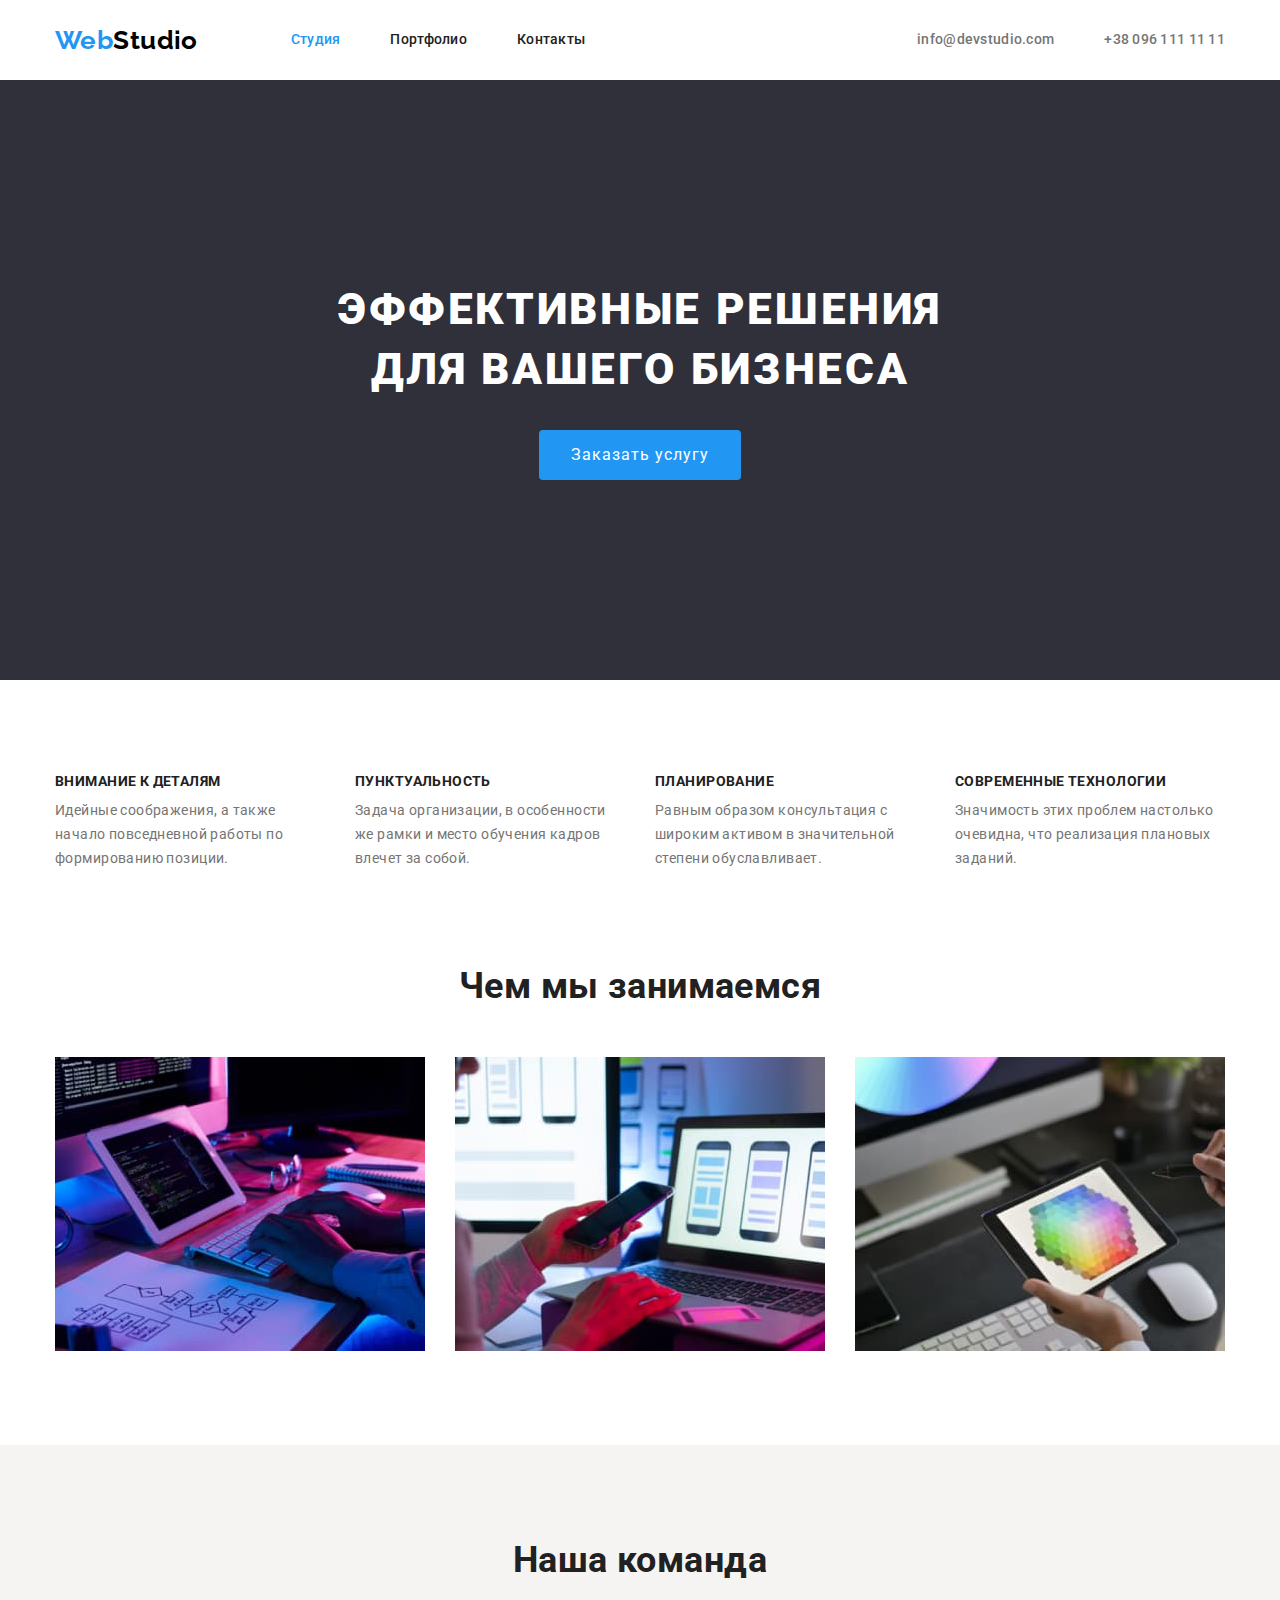
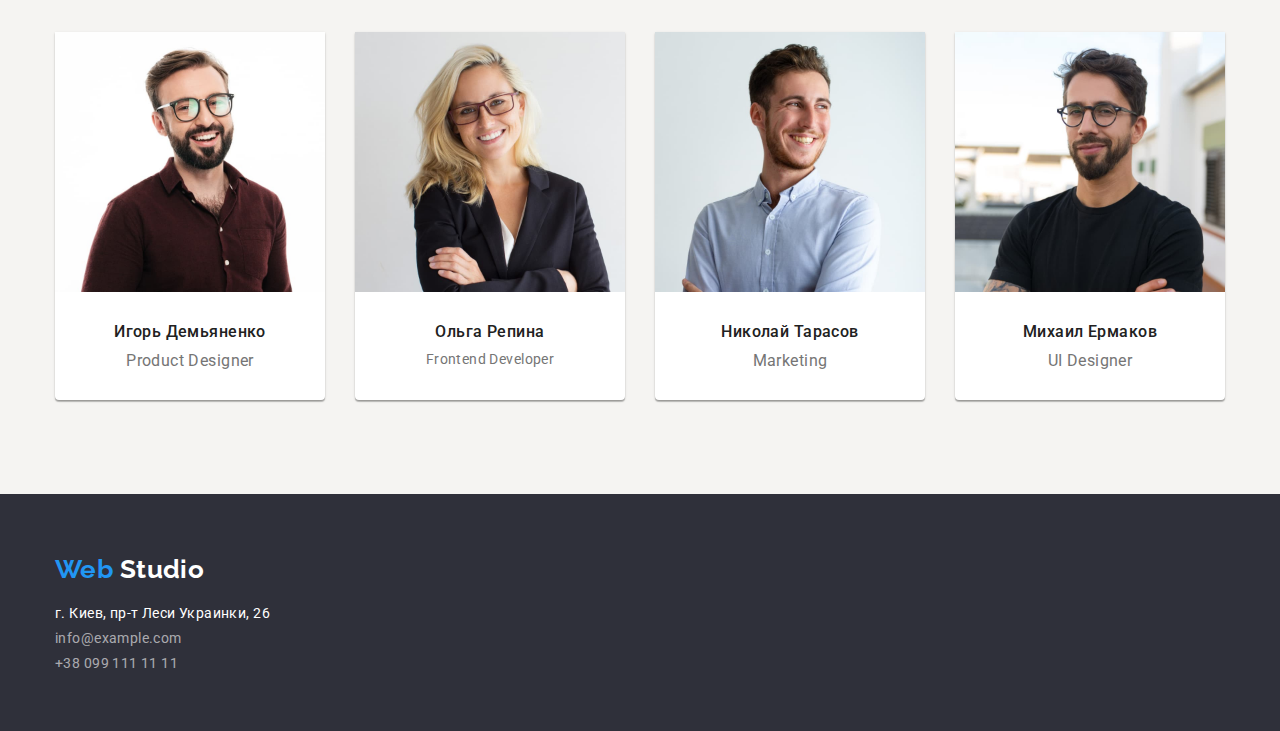
<file: index.html>
<!DOCTYPE html>
<html lang="ru">
  <head>
    <meta charset="UTF-8" />
    <meta http-equiv="X-UA-Compatible" content="IE=edge" />
    <meta name="viewport" content="width=device-width, initial-scale=1.0" />

    <link rel="preconnect" href="https://fonts.googleapis.com" />
    <link rel="preconnect" href="https://fonts.gstatic.com" crossorigin />
    <link
      href="https://fonts.googleapis.com/css2?family=Raleway:wght@700&family=Roboto:wght@400;500;700;900&display=swap"
      rel="stylesheet"
    />
    <link
      rel="stylesheet"
      href="https://cdnjs.cloudflare.com/ajax/libs/modern-normalize/1.1.0/modern-normalize.min.css"
    />
    <link rel="stylesheet" href="./css/style.css" />
    <title>WebStudio</title>
  </head>
  <body>
    <!-- Шапка -->

    <header>
      <div class="container main-nav">
        <nav class="main-nav">
          <a class="logo" href="./index.html">
            <span class="logo-first">Web</span><span class="logo-second">Studio</span>
          </a>
          <ul class="general-nav-list">
            <li class="nav-list"><a class="nav-link current" href="./index.html">Студия</a></li>
            <li class="nav-list"><a class="nav-link" href="./portfolio.html">Портфолио</a></li>
            <li class="nav-list"><a class="nav-link" href="#">Контакты</a></li>
          </ul>
        </nav>
        <ul class="general-contact-list">
          <li class="contact-list">
            <a class="contact-link" href="mailto:info@devstudio.com">info@devstudio.com</a>
          </li>
          <li class="contact-list">
            <a class="contact-link" href="tel:+380961111111">+38 096 111 11 11</a>
          </li>
        </ul>
      </div>
    </header>

    <!--Унікальний текст-->
    <main>
      <!-- Hero -->

      <section class="hero section">
        <div class="container">
          <h1 class="hero-title">Эффективные решения для вашего бизнеса</h1>
          <button type="button" class="button">Заказать услугу</button>
        </div>
      </section>

      <!-- Про особливості студії -->

      <section class="section">
        <div class="container">
          <h2 class="visually-hidden">Особенности студии</h2>
          <ul class="general-features-list">
            <li class="features-list">
              <h3 class="features-title">Внимание к деталям</h3>
              <p class="features-text">
                Идейные соображения, а также начало повседневной работы по формированию позиции.
              </p>
            </li>
            <li class="features-list">
              <h3 class="features-title">Пунктуальность</h3>
              <p class="features-text">
                Задача организации, в особенности же рамки и место обучения кадров влечет за собой.
              </p>
            </li>
            <li class="features-list">
              <h3 class="features-title">Планирование</h3>
              <p class="features-text">
                Равным образом консультация с широким активом в значительной степени обуславливает.
              </p>
            </li>
            <li class="features-list">
              <h3 class="features-title">Современные технологии</h3>
              <p class="features-text">
                Значимость этих проблем настолько очевидна, что реализация плановых заданий.
              </p>
            </li>
          </ul>
        </div>
      </section>

      <!-- Чим займається компанія -->

      <section class="work section">
        <div class="container">
          <h2 class="work-title">Чем мы занимаемся</h2>
          <ul class="general-work-list">
            <li class="work-list">
              <img " src="./images/img_1.jpg" alt="Человек занимается кодированием будущего
              приложения" width="370" />
            </li>
            <li class="work-list">
              <img
                src="./images/img_2.jpg"
                alt="Дизайнер выбирает оптимальный дизайн и оценивает его качество на девайсе"
                width="370"
              />
            </li>
            <li class="work-list">
              <img
                src="./images/img_3.jpg"
                alt="Графический дизайнер выбирает цвет из цветовой палитры"
                width="370"
              />
            </li>
          </ul>
        </div>
      </section>

      <!-- Команда -->

      <section class="team section">
        <div class="container">
          <h2 class="team-primary-title">Наша команда</h2>
          <ul class="team-list">
            <li class="team-card">
              <img src="./images/img_4.jpg" alt="Фото Игоря Демяненко" width="270" />
              <div class="team-container">
                <h3 class="team-title">Игорь Демьяненко</h3>
                <p class="team-text">Product Designer</p>
              </div>
            </li>
            <li class="team-card">
              <img src="./images/img_5.jpg" alt="Фото Ольги Репиной" width="270" />
              <div class="team-container">
                <h3 class="team-title">Ольга Репина</h3>
                <p>Frontend Developer</p>
              </div>
            </li>
            <li class="team-card">
              <img src="./images/img_6.jpg" alt="Фото Николая Тарасова" width="270" />
              <div class="team-container">
                <h3 class="team-title">Николай Тарасов</h3>
                <p class="team-text">Marketing</p>
              </div>
            </li>
            <li class="team-card">
              <img src="./images/img_7.jpg" alt="Фото Михаила Ермакова" width="270" />
              <div class="team-container">
                <h3 class="team-title">Михаил Ермаков</h3>
                <p class="team-text">UI Designer</p>
              </div>
            </li>
          </ul>
        </div>
      </section>
    </main>

    <!-- Підвал -->

    <footer class="footer">
      <div class="container">
        <a class="logo" href="./index.html">
          <span class="logo-first">Web</span> <span class="logo-third">Studio</span>
        </a>
        <address class="contacts">
          <ul class="general-contacts-list">
            <li class="contacts-list">
              <a
                class="address"
                href="https://goo.gl/maps/piqngm7oDQpEDh6u6"
                target="_blank"
                rel="noopener nofollow noreferrer"
                >г. Киев, пр-т Леси Украинки, 26</a
              >
            </li>
            <li class="contacts-list">
              <a class="contacts-link" href="mailto:info@example.com">info@example.com</a>
            </li>
            <li class="contacts-list">
              <a class="contacts-link" href="tel:+380991111111">+38 099 111 11 11</a>
            </li>
          </ul>
        </address>
      </div>
    </footer>
  </body>
</html>
</file>
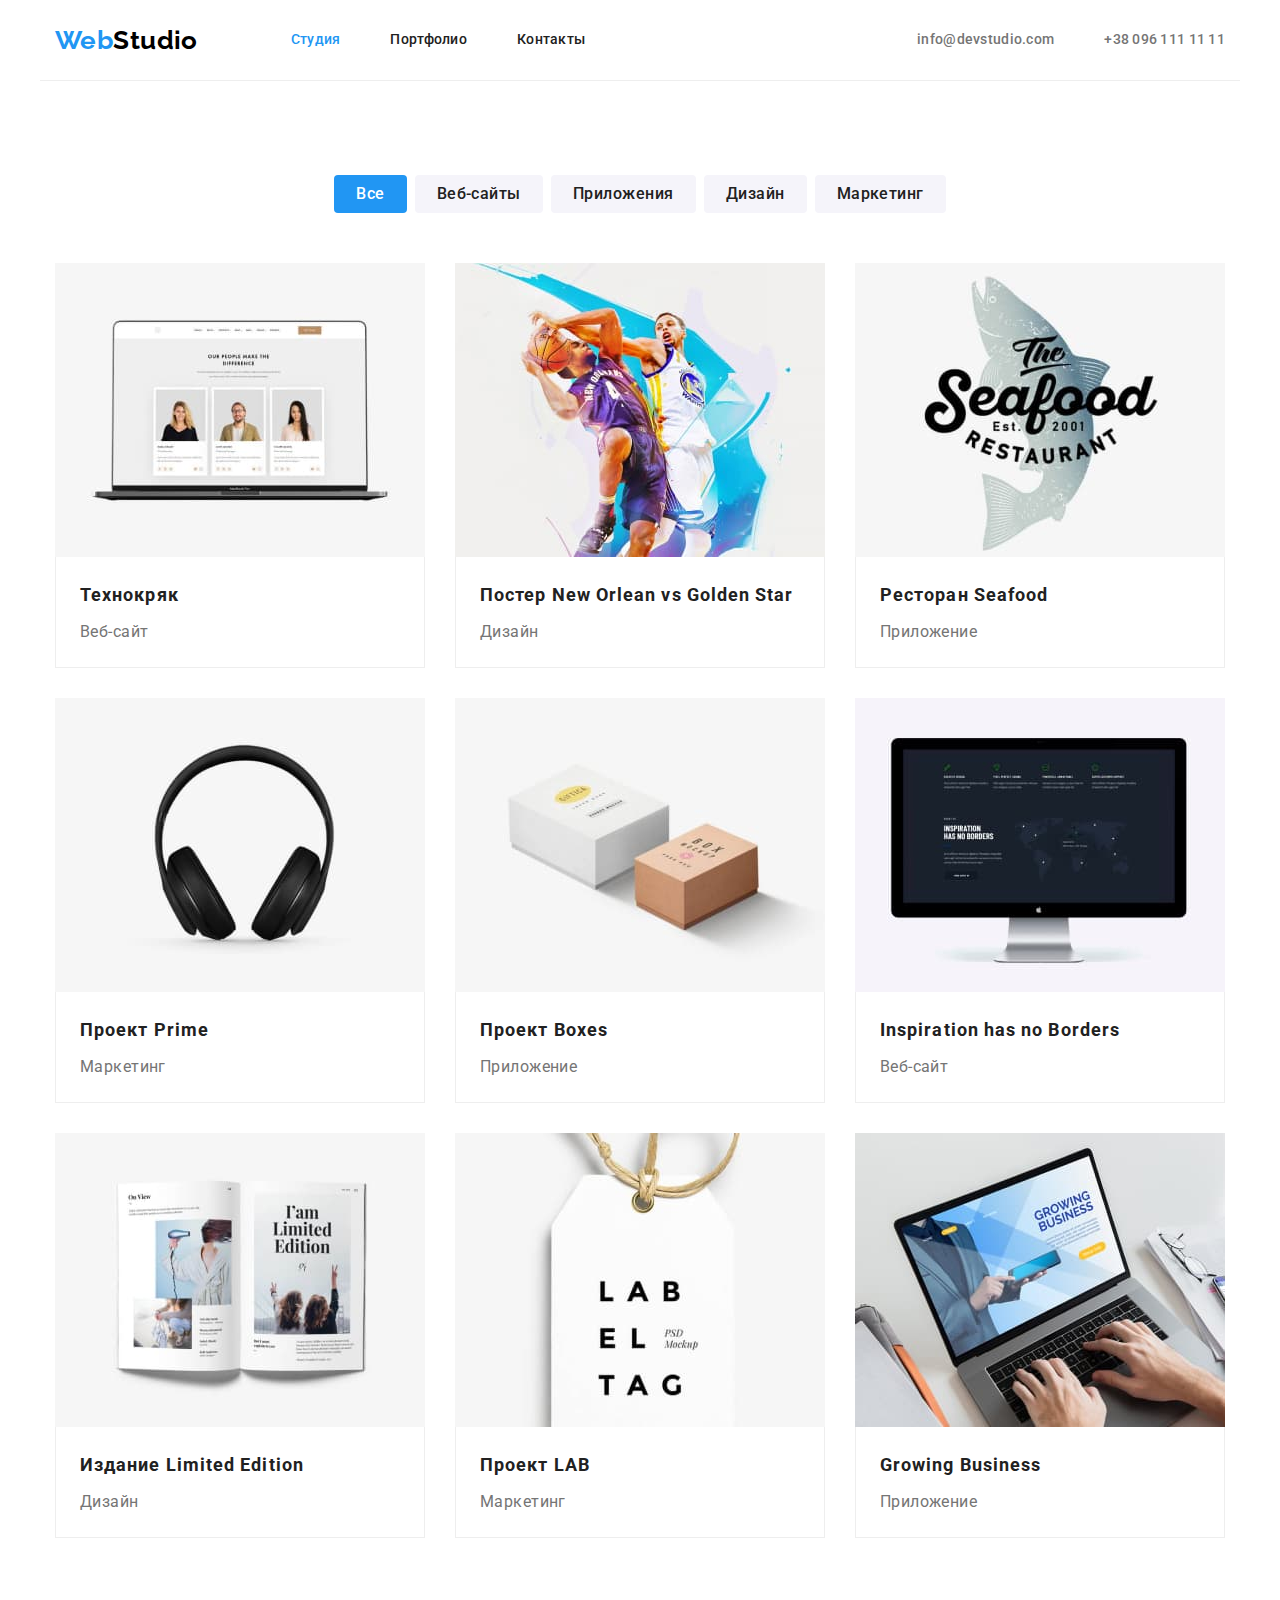
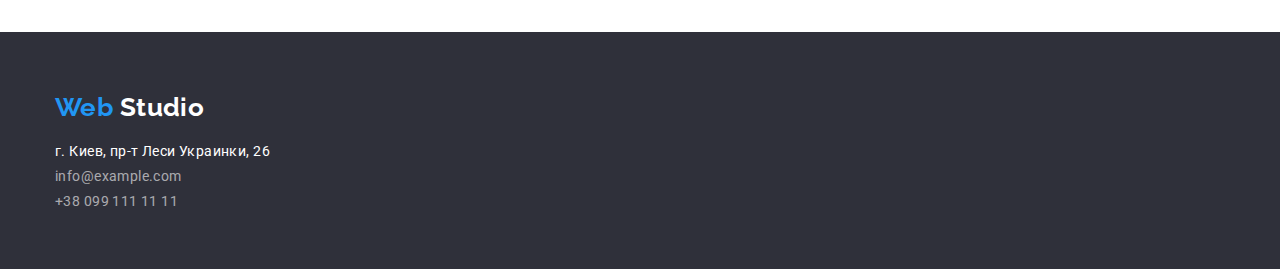
<file: portfolio.html>
<!DOCTYPE html>
<html lang="ru">
  <head>
    <meta charset="UTF-8" />
    <meta http-equiv="X-UA-Compatible" content="IE=edge" />
    <meta name="viewport" content="width=device-width, initial-scale=1.0" />
    <link rel="preconnect" href="https://fonts.googleapis.com" />
    <link rel="preconnect" href="https://fonts.gstatic.com" crossorigin />
    <link
      href="https://fonts.googleapis.com/css2?family=Raleway:wght@700&family=Roboto:wght@400;500;700;900&display=swap"
      rel="stylesheet"
    />
    <link
      rel="stylesheet"
      href="https://cdnjs.cloudflare.com/ajax/libs/modern-normalize/1.1.0/modern-normalize.min.css"
    />
    <link rel="stylesheet" href="./css/style.css" />
    <title>WebStudio</title>
  </head>
  <body>
    <!-- Header -->

    <header class="">
      <div class="container main-nav portfolio-nav">
        <nav class="main-nav">
          <a class="logo" href="./index.html">
            <span class="logo-first">Web</span><span class="logo-second">Studio</span>
          </a>
          <ul class="general-nav-list">
            <li class="nav-list"><a class="nav-link current" href="./index.html">Студия</a></li>
            <li class="nav-list"><a class="nav-link" href="./portfolio.html">Портфолио</a></li>
            <li class="nav-list"><a class="nav-link" href="#">Контакты</a></li>
          </ul>
        </nav>
        <ul class="general-contact-list">
          <li class="contact-list">
            <a class="contact-link" href="mailto:info@devstudio.com">info@devstudio.com</a>
          </li>
          <li class="contact-list">
            <a class="contact-link" href="tel:+380961111111">+38 096 111 11 11</a>
          </li>
        </ul>
      </div>
    </header>

    <!-- Main -->
    <main>
      <section class="section">
        <div class="container">
          <h1 class="visually-hidden">Наши проекты</h1>
          <ul class="general-button-list">
            <li class="button-list">
              <button class="button-nav current" type="button">Все</button>
            </li>
            <li class="button-list"><button class="button-nav" type="button">Веб-сайты</button></li>
            <li class="button-list">
              <button class="button-nav" type="button">Приложения</button>
            </li>
            <li class="button-list"><button class="button-nav" type="button">Дизайн</button></li>
            <li class="button-list"><button class="button-nav" type="button">Маркетинг</button></li>
          </ul>

          <ul class="general-menu-list">
            <li class="menu-list">
              <img
                src="./images/laptop.jpg"
                alt="Экран ноутбука на котором изображены три анкеты людей"
                width="370"
              />
              <div class="menu-container">
                <h2 class="menu-title">Технокряк</h2>
                <p class="menu-text">Веб-сайт</p>
              </div>
            </li>
            <li class="menu-list">
              <img src="./images/poster.jpg" alt="Игра двух баскетболистов" width="370" />
              <div class="menu-container">
                <h2 class="menu-title">Постер New Orlean vs Golden Star</h2>
                <p class="menu-text">Дизайн</p>
              </div>
            </li>
            <li class="menu-list">
              <img src="./images/emblem.jpg" alt="Логотип ресторана Seafood" width="370" />
              <div class="menu-container">
                <h2 class="menu-title">Ресторан Seafood</h2>
                <p class="menu-text">Приложение</p>
              </div>
            </li>
            <li class="menu-list">
              <img src="./images/headphone.jpg" alt="Наушники" width="370" />
              <div class="menu-container">
                <h2 class="menu-title">Проект Prime</h2>
                <p class="menu-text">Маркетинг</p>
              </div>
            </li>
            <li class="menu-list">
              <img src="./images/boxes.jpg" alt="Две коробки" width="370" />
              <div class="menu-container">
                <h2 class="menu-title">Проект Boxes</h2>
                <p class="menu-text">Приложение</p>
              </div>
            </li>
            <li class="menu-list">
              <img src="./images/monitor.jpg" alt="Монитор компьютера" width="370" />
              <div class="menu-container">
                <h2 class="menu-title">Inspiration has no Borders</h2>
                <p class="menu-text">Веб-сайт</p>
              </div>
            </li>
            <li class="menu-list">
              <img src="./images/book.jpg" alt="Книга с иллюстрациями" width="370" />
              <div class="menu-container">
                <h2 class="menu-title">Издание Limited Edition</h2>
                <p class="menu-text">Дизайн</p>
              </div>
            </li>
            <li class="menu-list">
              <img src="./images/card.jpg" alt="Бирка с названием проекта" width="370" />
              <div class="menu-container">
                <h2 class="menu-title">Проект LAB</h2>
                <p class="menu-text">Маркетинг</p>
              </div>
            </li>
            <li class="menu-list">
              <img
                src="./images/laptop2.jpg"
                alt="На экране ноутбука изображен сайт Growing Business"
                width="370"
              />
              <div class="menu-container">
                <h2 class="menu-title">Growing Business</h2>
                <p class="menu-text">Приложение</p>
              </div>
            </li>
          </ul>
        </div>
      </section>
    </main>

    <!-- Footer -->
    <footer class="footer">
      <div class="container">
        <a class="logo" href="./index.html">
          <span class="logo-first">Web</span> <span class="logo-third">Studio</span>
        </a>
        <address class="contacts">
          <ul class="general-contacts-list">
            <li class="contacts-list">
              <a
                class="address"
                href="https://goo.gl/maps/piqngm7oDQpEDh6u6"
                target="_blank"
                rel="noopener nofollow noreferrer"
                >г. Киев, пр-т Леси Украинки, 26</a
              >
            </li>
            <li class="contacts-list">
              <a class="contacts-link" href="mailto:info@example.com">info@example.com</a>
            </li>
            <li class="contacts-list">
              <a class="contacts-link" href="tel:+380991111111">+38 099 111 11 11</a>
            </li>
          </ul>
        </address>
      </div>
    </footer>
  </body>
</html>
</file>
<file: css/style.css>
:root {
--color-basic: #212121;
--color-second: #757575;
--color-acсent: #2196f3;
--color-third: #fff;
--button-background: #188ce8;
--base-background: #fff;
--second-background: #f5f4f2;
}

/* Base */

body{
    font-family: 'Roboto', sans-serif;
    background-color: var(--base-background);
    color: var(--color-second);
    font-size: 14px;
    letter-spacing: 0.03em;
    
}

.visually-hidden {
    position: absolute;
    width: 1px;
    height: 1px;
    margin: -1px;
    border: 0;
    padding: 0;

    white-space: nowrap;
    clip-path: inset(100%);
    clip: rect(0 0 0 0);
    overflow: hidden;
}

.container{
    width: 1200px;
    margin: 0 auto;
    padding-left: 15px;
    padding-right: 15px;

}

h1,h2,h3{
    margin-top: 0;
    margin-bottom: 0;
}

p{
margin-top: 0;
 margin-bottom: 0;
}

ul{
margin-top: 0;
margin-bottom: 0;
}
img{
    display: block;
}

.section{
    padding-bottom: 94px;
    padding-top: 94px;
}
/* Header */
.portfolio-nav{
    border-bottom: 1px solid #EEEEEE
}

.main-nav{
display: flex;
align-items: center;

}

.general-nav-list,
.general-contact-list{
    list-style: none;
    display: flex;
    padding: 0;
    margin: 0;
}
.nav-link,
.contact-link{
display: block;
padding-top: 32px;
padding-bottom: 32px;

color: var(--color-basic);
text-decoration: none;
font-weight: 500;
line-height: 1.14;
letter-spacing: 0.02em;


}
.nav-list:not(:last-child){
    margin-right: 50px;
}

.general-contact-list{
    margin-left: auto;
    list-style: none;
}

.contact-list + .contact-list{
    margin-left: 50px;
}

.contact-link{
    color: #757575;
}
.nav-link:hover,
.nav-link:focus,
.nav-link:active {
    color: var(--color-acсent);
}

.contact-link:hover,
.contact-link:focus,
.contact-link:active {
    color: var(--color-acсent);
}
.nav-link.current {
    color: var(--color-acсent);
}

.logo{
margin-right: 93px;
font-family: 'Raleway', sans-serif;
font-weight: 700;
font-size: 26px;
line-height: 1.19;
text-decoration: none;
}

.logo-first{
    color: var(--color-acсent);
}

.logo-second{
color: #000;
}

.logo-third{
    color: var(--color-third);
}
/* hero */

.hero{
    padding: 200px 0;
    text-align: center;
}
.hero,
.footer{
    background-color: #2f303a;
}

.hero-title{
    color: var(--color-third);    
        font-weight: 900;
        font-size: 44px;
        line-height: 1.36;
        text-align: center;
        letter-spacing: 0.06em;
        text-transform: uppercase;
        max-width: 696px;
        margin: 0 auto 30px;
}

.button{
    border: none;
    display: inline-block;
    padding: 10px 32px; 
    min-width: 200px;
    color: var(--color-third);
    background-color: var(--color-acсent);
    font-size: 16px;
    line-height: 1.87;
    letter-spacing: 0.06em;
    font-family: inherit;
    cursor: pointer;   
    border-radius: 4px;
}

.button:hover,
.button:focus,
.button:active{
background-color: var(--button-background);
}

/* Features */

.features{
    padding-top: 94px ;
    padding-bottom: 94px;
}
.general-features-list{
    padding: 0;
    list-style: none;
    display: flex;
   
}
.features-list{
margin-right: 30px;
width: 270px;
}

.features-list:last-child{
    margin-right: 0;
}

.features-title{
font-size: 14px;
line-height: 1.14;
text-transform: uppercase;
color: var(--color-basic) ;
margin-bottom: 10px;

}

.features-text{
font-size: 14px;
line-height: 1.71;

}

.work-title,
.team-primary-title{
    font-size: 36px;
    line-height: 1.17;
    text-align: center;
    color: var(--color-basic);
    margin-bottom: 50px;
}

.work{
padding-top: 0;
}

.general-work-list{
    padding: 0;
    list-style: none;
    display: flex;
}
.work-list{
    margin-right: 30px;
}

.work-list:last-child{
    margin-right: 0;
}

/* Team */

.team{
    background-color: var(--second-background);
}

.team-container{
padding-top: 30px;
padding-bottom: 30px;
}
.team-list{
    list-style: none;
    display: flex;
    padding: 0;
}
.team-title{
    margin-bottom: 10px;
    font-weight: 500;
    font-size: 16px;
    line-height: 1.19;
    color: var(--color-basic);
}

.team-text{
font-size: 16px;
line-height: 1.19;
}

.team-card{
    margin-right: 30px;
    text-align: center;
box-shadow: 0px 1px 3px rgba(0, 0, 0, 0.12), 0px 1px 1px rgba(0, 0, 0, 0.14), 0px 2px 1px rgba(0, 0, 0, 0.2);
border-radius: 0px 0px 4px 4px;
background-color: var(--base-background);
}

.team-card:last-child{
    margin-right: 0;
}
/* Footer */
.footer{
    padding-top: 60px;
    padding-bottom: 60px;
}
.footer .logo{
    margin-bottom: 20px;
    margin-right: 0;
    display: block;

}
.contacts{
 font-style: normal;
}

.general-contacts-list{
    list-style: none;
    margin: 0;
    padding: 0;
}
.contacts-list{
margin-bottom: 9px;
}

.contacts-link{
    color: rgba(255, 255, 255, 0.6);
    text-decoration: none;
    display: inline-block;
}

.contacts-list:last-child{
    margin-bottom: 0;
}
.contacts-link:hover,
.contacts-link:focus,
.contacts-link:active{
color: var(--color-acсent);
}

.address{
    color: var(--color-third);
    text-decoration: none;
    display: inline-block;
}

/* Portfolio */


.general-button-list{
display: flex;
list-style: none;
justify-content: center;
padding: 0;     
margin-bottom: 50px;  
}


.button-list{
margin-right: 8px;
  
}

.button-list:last-child{
    margin-right: 0;
}
.button-nav{
    color: var(--color-basic);
    background-color: #F5F4FA;
    font-weight: 500;
        font-size: 16px;
        line-height: 26px;
        text-align: center;
        letter-spacing: 0.03em;
        cursor: pointer;
        font-family: inherit;
        display: inline-block;
        border-radius: 4px;
        padding: 6px 22px;
        border: none;

}


.button-nav.current{
color: var(--color-third);
background-color: var(--color-acсent);
}

.button-nav:hover,
.button-nav:focus,
.button-nav:active{
    color: #fff;
    background-color: var(--color-acсent);
}

.general-menu-list{
    display: flex;
    flex-wrap: wrap;
    list-style: none;
    padding: 0;
    margin: 0;
    gap: 30px;
}

.general-menu-list .menu-list{
width:calc((100% - 60px) / 3);
display: block;
}

.general-menu-list:nth-child(3n){
margin-right: 0;
}

.menu-title{
    margin-bottom: 4px;
    font-size: 18px;
    line-height: 2;
    letter-spacing: 0.06em;
    color: var(--color-basic);
 
}

.menu-text{

font-size: 16px;
line-height: 1.87;

}
.menu-container{
padding: 20px 24px;
border-right: 1px solid #EEEEEE;
border-bottom: 1px solid #EEEEEE;
border-left: 1px solid #EEEEEE ;
}
</file>
